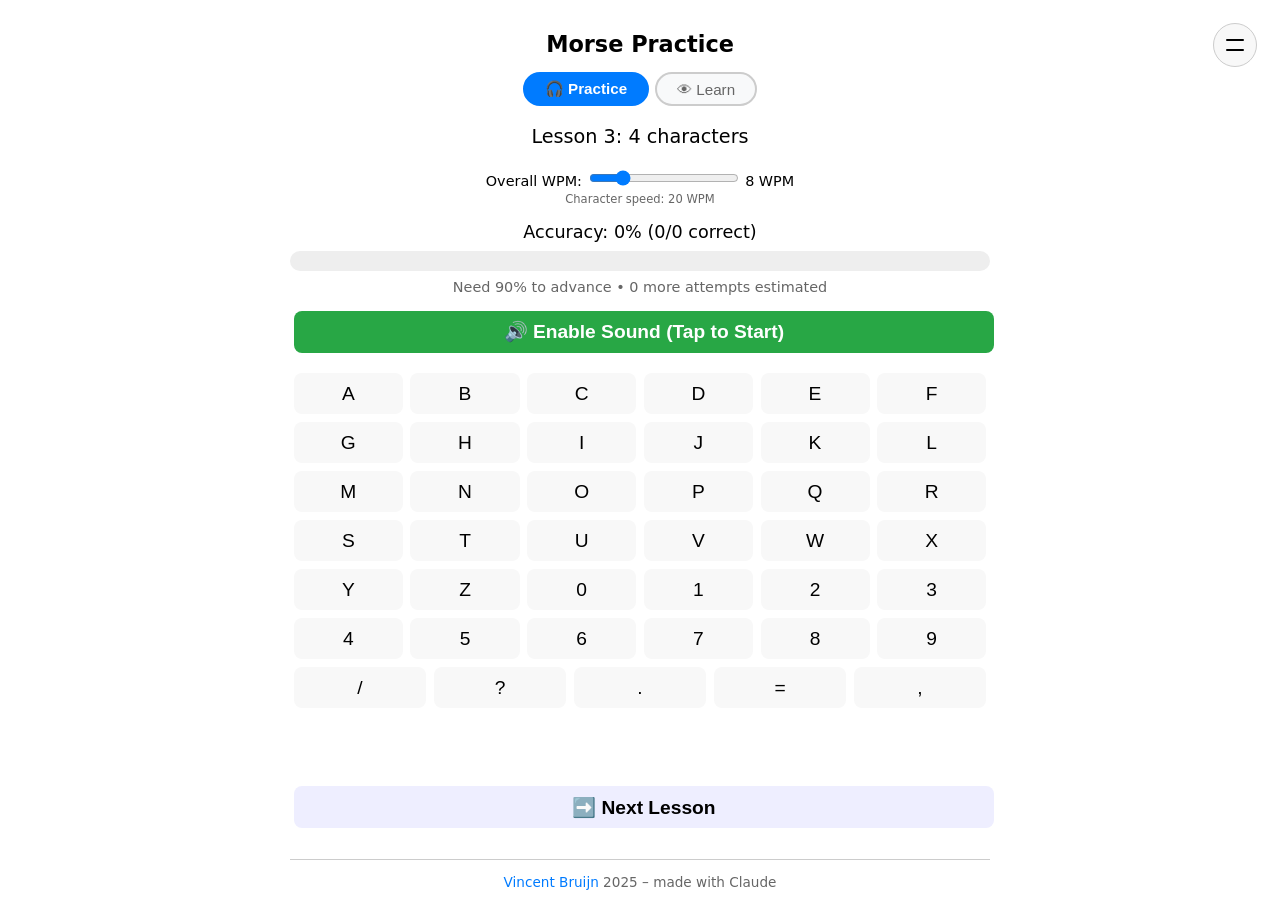
<file: index.html>
<!DOCTYPE html>
<html lang="en">
<head>
  <meta charset="UTF-8">
  <title>Morse Practice</title>
  <meta name="viewport" content="width=device-width, initial-scale=1">
  <link rel="icon" href="data:,">
  <style>
    /* Color Variables - Light Theme (Default) */
    :root {
      --bg-primary: #ffffff;
      --bg-secondary: #f8f9fa;
      --bg-button: #f8f8f8;
      --bg-button-special: #eef;
      --bg-selected: #e7f3ff;
      --text-primary: #000000;
      --text-secondary: #333333;
      --text-muted: #666666;
      --border-color: #ccc;
      --accent-blue: #007bff;
      --accent-blue-dark: #0056b3;
      --accent-purple: #6f42c1;
      --accent-green: #28a745;
      --accent-yellow: #ffc107;
      --accent-red: #dc3545;
      --progress-bar-bg: #eee;
      --history-day-bg: #e9ecef;
      --overlay-bg: rgba(0, 0, 0, 0.5);
      --drawer-bg: #ffffff;
      --drawer-shadow: rgba(0, 0, 0, 0.3);
      --lesson-completed-bg: #d4edda;
      --lesson-completed-text: #155724;
      --lesson-upcoming-bg: #e2e3e5;
      --lesson-upcoming-text: #6c757d;
    }

    /* Dark Theme */
    @media (prefers-color-scheme: dark) {
      :root {
        --bg-primary: #1a1a1a;
        --bg-secondary: #2d2d2d;
        --bg-button: #3a3a3a;
        --bg-button-special: #2a2a40;
        --bg-selected: #1e3a5f;
        --text-primary: #e0e0e0;
        --text-secondary: #d0d0d0;
        --text-muted: #999999;
        --border-color: #555;
        --accent-blue: #4a9eff;
        --accent-blue-dark: #357abd;
        --accent-purple: #9370db;
        --accent-green: #48d597;
        --accent-yellow: #ffd43b;
        --accent-red: #ff6b6b;
        --progress-bar-bg: #333;
        --history-day-bg: #3a3a3a;
        --overlay-bg: rgba(0, 0, 0, 0.7);
        --drawer-bg: #242424;
        --drawer-shadow: rgba(0, 0, 0, 0.6);
        --lesson-completed-bg: #1e4d2b;
        --lesson-completed-text: #7dffb3;
        --lesson-upcoming-bg: #3a3a3a;
        --lesson-upcoming-text: #999999;
      }
    }

    body {
      font-family: system-ui, sans-serif;
      padding: 1em;
      max-width: 700px;
      margin: auto;
      background-color: var(--bg-primary);
      color: var(--text-primary);
    }
    h1 { font-size: 1.4em; text-align: center; }
    #lessonInfo { text-align: center; margin: 1em 0; font-size: 1.2em; }
    button {
      font-size: 1.2em;
      padding: 0.4em 0.5em;
      margin: 0.2em;
      border-radius: 8px;
      border: 2px solid transparent;
      background: var(--bg-button);
      color: var(--text-primary);
      flex: 1 0 14%;
      transition: all 0.2s ease;
    }
    button.selected {
      font-weight: bold;
      border-color: var(--accent-blue) !important;
      background: var(--bg-selected);
    }
    #playBtn, #nextBtn {
      width: 100%;
      margin-top: 0.6em;
      font-weight: bold;
      background: var(--bg-button-special);
    }
    #keyboard {
      display: flex;
      flex-wrap: wrap;
      justify-content: center;
      margin-top: 1em;
    }
    #output {
      margin-top: 1em;
      font-size: 1.3em;
      text-align: center;
      min-height: 2em;
    }

    /* Progress Drawer Styles */
    .progress-section {
      margin-bottom: 1.5em;
      padding: 0.8em;
      background: var(--bg-secondary);
      border-radius: 8px;
      border-left: 4px solid var(--accent-blue);
    }
    .progress-section h3 {
      margin: 0 0 0.8em 0;
      font-size: 1.1em;
      color: var(--text-secondary);
    }
    .char-grid {
      display: flex;
      flex-wrap: wrap;
      gap: 0.3em;
      margin-top: 0.5em;
    }
    .char-item {
      width: 2.2em;
      height: 2.2em;
      display: flex;
      align-items: center;
      justify-content: center;
      border-radius: 4px;
      font-weight: bold;
      font-size: 0.9em;
      color: white;
    }
    .char-mastered { background: var(--accent-green); color: white; }
    .char-learning { background: var(--accent-yellow); color: #000; }
    .char-trouble { background: var(--accent-red); color: white; }
    .char-unlearned { background: #6c757d; color: white; }

    .history-bar {
      display: flex;
      align-items: end;
      gap: 0.2em;
      height: 50px;
      margin: 0.5em 0;
    }
    .history-day {
      flex: 1;
      background: var(--history-day-bg);
      min-height: 5px;
      border-radius: 2px;
    }
    .history-day.active {
      background: linear-gradient(to top, var(--accent-blue) 0%, var(--accent-blue-dark) 100%);
    }

    .lesson-roadmap {
      display: flex;
      flex-wrap: wrap;
      gap: 0.3em;
      margin-top: 0.5em;
    }
    .lesson-item {
      padding: 0.3em 0.6em;
      border-radius: 15px;
      font-size: 0.8em;
      font-weight: bold;
    }
    .lesson-completed { background: var(--lesson-completed-bg); color: var(--lesson-completed-text); }
    .lesson-current { background: var(--accent-blue); color: white; }
    .lesson-upcoming { background: var(--lesson-upcoming-bg); color: var(--lesson-upcoming-text); }

    /* Toggle Switch Styles */
    .toggle-switch {
      position: relative;
      display: inline-block;
      width: 50px;
      height: 26px;
    }
    .toggle-switch input {
      opacity: 0;
      width: 0;
      height: 0;
    }
    .toggle-slider {
      position: absolute;
      cursor: pointer;
      top: 0;
      left: 0;
      right: 0;
      bottom: 0;
      background-color: var(--border-color);
      transition: 0.3s;
      border-radius: 26px;
    }
    .toggle-slider:before {
      position: absolute;
      content: "";
      height: 20px;
      width: 20px;
      left: 3px;
      bottom: 3px;
      background-color: white;
      transition: 0.3s;
      border-radius: 50%;
    }
    input:checked + .toggle-slider {
      background-color: var(--accent-purple);
    }
    input:checked + .toggle-slider:before {
      transform: translateX(24px);
    }

    /* Additional UI Elements */
    #progressToggle {
      background: var(--bg-button);
      border: 1px solid var(--border-color);
      color: var(--text-primary);
      position: relative;
    }

    /* Two horizontal lines icon */
    #progressToggle::before,
    #progressToggle::after {
      content: "";
      position: absolute;
      left: 50%;
      transform: translateX(-50%);
      width: 18px;
      height: 2px;
      background-color: var(--text-primary);
      border-radius: 1px;
    }

    #progressToggle::before {
      top: 15px;
    }

    #progressToggle::after {
      bottom: 15px;
    }

    #progressBar {
      background: var(--progress-bar-bg);
    }

    #progressOverlay {
      background: var(--overlay-bg);
    }

    #progressDrawer {
      background: var(--drawer-bg);
      box-shadow: -2px 0 10px var(--drawer-shadow);
      color: var(--text-primary);
    }

    #closeProgress {
      color: var(--text-primary);
    }

    #enableAudioBtn {
      background: var(--accent-green);
    }

    #resetProgress {
      background: var(--accent-red);
    }

    input[type="range"] {
      accent-color: var(--accent-blue);
    }

    /* Keyboard key states */
    button.key-neutral {
      background-color: var(--bg-button);
      border-color: transparent;
    }
    button.key-good {
      background-color: #d4edda;
      border-color: var(--accent-green);
    }
    button.key-medium {
      background-color: #fff3cd;
      border-color: var(--accent-yellow);
    }
    button.key-poor {
      background-color: #f8d7da;
      border-color: var(--accent-red);
    }

    @media (prefers-color-scheme: dark) {
      button.key-good {
        background-color: #1e4d2b;
        border-color: var(--accent-green);
      }
      button.key-medium {
        background-color: #4d4520;
        border-color: var(--accent-yellow);
      }
      button.key-poor {
        background-color: #4d1e23;
        border-color: var(--accent-red);
      }
    }

    @media (min-width: 768px) {
      #progressDrawer {
        width: 350px;
        max-width: 350px;
      }
    }

    /* Main Layout Styles */
    #progressToggle {
      position: absolute;
      top: 1em;
      right: 1em;
      border-radius: 50%;
      width: 44px;
      height: 44px;
      font-size: 1.2em;
      cursor: pointer;
      z-index: 1001;
      display: flex;
      align-items: center;
      justify-content: center;
    }

    #settings {
      text-align: center;
      margin: 1em 0;
      font-size: 0.9em;
    }

    #wpmSlider {
      width: min(150px, 60vw);
      max-width: 150px;
    }

    .char-speed-label {
      font-size: 0.8em;
      color: var(--text-muted);
      margin-top: 0.3em;
    }

    @media (prefers-color-scheme: dark) {
      .char-speed-label {
        color: var(--text-muted);
      }
    }

    #progress {
      text-align: center;
      margin: 1em 0;
    }

    #sessionStats {
      font-size: 1.1em;
      margin-bottom: 0.5em;
    }

    #progressBar {
      width: 100%;
      border-radius: 10px;
      height: 20px;
      margin: 0.5em 0;
    }

    #progressFill {
      width: 0%;
      background: linear-gradient(90deg, #ff6b6b, #feca57, #48dbfb, #0abde3);
      height: 100%;
      border-radius: 10px;
      transition: width 0.3s;
    }

    #advanceInfo {
      font-size: 0.9em;
      color: var(--text-muted);
    }

    #enableAudioBtn {
      display: none;
      width: 100%;
      color: white;
      font-weight: bold;
      margin-top: 0.6em;
    }

    /* Footer Styles */
    footer {
      margin-top: 2em;
      padding: 1em 0;
      text-align: center;
      font-size: 0.85em;
      color: var(--text-muted);
      border-top: 1px solid var(--border-color);
    }

    footer a {
      color: var(--accent-blue);
      text-decoration: none;
    }

    footer a:hover {
      text-decoration: underline;
    }

    /* Progress Drawer Structure */
    #progressOverlay {
      display: none;
      position: fixed;
      top: 0;
      left: 0;
      width: 100%;
      height: 100%;
      z-index: 1000;
    }

    #progressDrawer {
      position: fixed;
      top: 0;
      right: -100%;
      width: 80%;
      max-width: 350px;
      height: 100%;
      z-index: 1002;
      transition: right 0.3s ease;
      overflow-y: auto;
    }

    .drawer-content {
      padding: 1em;
    }

    .drawer-header {
      display: flex;
      justify-content: space-between;
      align-items: center;
      margin-bottom: 1em;
      border-bottom: 1px solid var(--border-color);
      padding-bottom: 0.5em;
    }

    .drawer-header h2 {
      margin: 0;
      font-size: 1.3em;
    }

    #closeProgress {
      background: none;
      border: none;
      font-size: 1.5em;
      cursor: pointer;
      padding: 0.2em;
    }

    /* Progress Section Elements */
    .session-lesson {
      font-size: 1.1em;
      margin-bottom: 0.5em;
    }

    .session-accuracy {
      margin-bottom: 0.3em;
    }

    .session-estimate {
      font-size: 0.9em;
      color: var(--text-muted);
    }

    .mastery-legend {
      margin-top: 0.8em;
      font-size: 0.8em;
      color: var(--text-muted);
    }

    .history-days-label {
      font-size: 0.8em;
      color: var(--text-muted);
      text-align: center;
    }

    .history-totals {
      margin-top: 0.8em;
    }

    .roadmap-next {
      margin-top: 0.8em;
      font-size: 0.9em;
      color: var(--text-muted);
    }

    .progress-section.keyboard-settings {
      border-left-color: var(--accent-purple);
    }

    .keyboard-toggle-wrapper {
      display: flex;
      justify-content: space-between;
      align-items: center;
      margin-bottom: 0.5em;
    }

    .keyboard-toggle-title {
      font-weight: bold;
      margin-bottom: 0.3em;
    }

    .keyboard-toggle-desc {
      font-size: 0.85em;
      color: var(--text-muted);
    }

    .progress-section.reset-section {
      border-left-color: var(--accent-red);
    }

    .progress-section.about-section {
      border-left-color: var(--text-muted);
    }

    .about-text {
      font-size: 0.85em;
      color: var(--text-muted);
      line-height: 1.5;
    }

    .reset-warning {
      margin-bottom: 0.8em;
      font-size: 0.9em;
      color: var(--text-muted);
    }

    #resetProgress {
      color: white;
      border: none;
      padding: 0.6em 1.2em;
      border-radius: 6px;
      font-weight: bold;
      cursor: pointer;
      width: 100%;
    }

    /* ==========================================================
       Learn View — visual explanations of the code
       ========================================================== */

    /* Practice / Learn switcher */
    #viewNav {
      display: flex;
      gap: 0.4em;
      justify-content: center;
      margin: 0.2em 0 1em;
    }
    .view-tab {
      flex: 0 1 auto;
      font-size: 0.95em;
      padding: 0.4em 1.3em;
      margin: 0;
      border-radius: 20px;
      border: 2px solid var(--border-color);
      background: var(--bg-secondary);
      color: var(--text-muted);
      cursor: pointer;
    }
    .view-tab.active {
      background: var(--accent-blue);
      border-color: var(--accent-blue);
      color: #ffffff;
      font-weight: bold;
    }

    /* Learn panels */
    .learn-intro {
      font-size: 0.9em;
      color: var(--text-muted);
      line-height: 1.55;
      margin: 0 0 1em;
    }
    #learnTabs {
      display: flex;
      flex-wrap: wrap;
      gap: 0.3em;
      margin-bottom: 1.2em;
    }
    .learn-tab {
      flex: 1 1 auto;
      font-size: 0.85em;
      padding: 0.55em 0.4em;
      margin: 0;
      border-radius: 8px;
      border: 2px solid transparent;
      background: var(--bg-secondary);
      color: var(--text-secondary);
      cursor: pointer;
    }
    .learn-tab.active {
      border-color: var(--accent-purple);
      background: var(--bg-button-special);
      color: var(--text-primary);
      font-weight: bold;
    }
    .learn-panel { display: none; }
    .learn-panel.active { display: block; }
    .panel-title {
      font-size: 1.05em;
      margin: 0 0 0.4em;
    }
    .panel-note {
      font-size: 0.85em;
      color: var(--text-muted);
      line-height: 1.55;
      margin: 0 0 1em;
    }
    .legend {
      display: flex;
      flex-wrap: wrap;
      align-items: center;
      gap: 0.9em;
      font-size: 0.78em;
      color: var(--text-muted);
      margin-bottom: 0.7em;
    }
    .legend > span {
      display: inline-flex;
      align-items: center;
      gap: 0.35em;
    }

    /* dit / dah glyphs */
    .sym-row {
      display: inline-flex;
      align-items: center;
      gap: 5px;
      vertical-align: middle;
    }
    .dit, .dah {
      display: inline-block;
      height: 9px;
      border-radius: 5px;
      background: var(--accent-blue);
    }
    .dit { width: 9px; }
    .dah { width: 27px; background: var(--accent-purple); }

    /* (a) Binary tree */
    .tree-scroll {
      overflow-x: auto;
      -webkit-overflow-scrolling: touch;
      border: 1px solid var(--border-color);
      border-radius: 8px;
      background: var(--bg-secondary);
      padding: 0.4em;
    }
    .tree-scroll svg { display: block; }
    .tree-edge { fill: none; }
    .edge-dit {
      stroke: var(--accent-blue);
      stroke-width: 1.5;
      stroke-dasharray: 3 3;
    }
    .edge-dah {
      stroke: var(--accent-purple);
      stroke-width: 3;
    }
    .tree-node { cursor: pointer; }
    .tree-node rect {
      fill: var(--bg-primary);
      stroke: var(--border-color);
      stroke-width: 1.5;
    }
    .tree-node text {
      fill: var(--text-primary);
      font-size: 12px;
      font-weight: bold;
      text-anchor: middle;
      dominant-baseline: central;
      font-family: system-ui, sans-serif;
    }
    .tree-node.in-lesson rect {
      stroke: var(--accent-green);
      stroke-width: 2.5;
    }
    .tree-node.on-path rect {
      fill: var(--bg-selected);
      stroke: var(--accent-blue);
      stroke-width: 2.5;
    }
    .tree-stub circle { fill: var(--border-color); }
    .tree-stub.on-path circle { fill: var(--accent-blue); }
    .tree-root { cursor: default; }
    .tree-root circle { fill: var(--text-muted); }
    .tree-root text {
      font-size: 9px;
      font-weight: normal;
      fill: var(--text-muted);
    }
    .tree-readout {
      display: flex;
      flex-wrap: wrap;
      align-items: center;
      justify-content: center;
      gap: 0.6em;
      min-height: 2em;
      margin-top: 0.7em;
      font-size: 0.95em;
      color: var(--text-secondary);
    }

    /* (b) One-column alphabet */
    .alpha-list {
      display: flex;
      flex-direction: column;
      gap: 2px;
    }
    .alpha-row {
      display: grid;
      grid-template-columns: 1.8em 1fr auto;
      align-items: center;
      gap: 0.7em;
      padding: 0.45em 0.7em;
      border-radius: 6px;
      background: var(--bg-secondary);
      border-left: 4px solid transparent;
      cursor: pointer;
    }
    .alpha-row:hover { background: var(--bg-selected); }
    .alpha-row.in-lesson { border-left-color: var(--accent-green); }
    .alpha-char {
      font-size: 1.25em;
      font-weight: bold;
    }
    .alpha-name {
      font-size: 0.75em;
      color: var(--text-muted);
      margin-left: 0.7em;
    }
    .alpha-code {
      font-family: ui-monospace, Menlo, Consolas, monospace;
      font-size: 0.9em;
      letter-spacing: 1px;
      color: var(--text-muted);
    }
    .alpha-group {
      font-size: 0.78em;
      text-transform: uppercase;
      letter-spacing: 0.08em;
      color: var(--text-muted);
      margin: 1.4em 0 0.45em;
    }
    .alpha-group:first-child { margin-top: 0; }

    /* (c1) Patterns — symmetry, inversion, families */
    .pattern-block { margin-bottom: 1.8em; }
    .pattern-block h4 {
      font-size: 0.95em;
      margin: 0 0 0.3em;
      color: var(--text-secondary);
    }
    .pattern-desc {
      font-size: 0.82em;
      color: var(--text-muted);
      line-height: 1.5;
      margin: 0 0 0.7em;
    }
    .pair-grid {
      display: flex;
      flex-wrap: wrap;
      gap: 0.45em;
    }
    .pair {
      display: flex;
      align-items: center;
      gap: 0.5em;
      padding: 0.45em 0.7em;
      border-radius: 8px;
      background: var(--bg-secondary);
    }
    .pair-half {
      display: flex;
      flex-direction: column;
      align-items: center;
      gap: 4px;
      min-width: 2.6em;
      cursor: pointer;
    }
    .pair-char {
      font-size: 1.05em;
      font-weight: bold;
    }
    .pair-link {
      color: var(--text-muted);
      font-size: 0.85em;
    }
    .solo-grid {
      display: flex;
      flex-wrap: wrap;
      gap: 0.45em;
    }
    .solo {
      display: flex;
      flex-direction: column;
      align-items: center;
      gap: 4px;
      padding: 0.45em 0.6em;
      border-radius: 8px;
      background: var(--bg-secondary);
      cursor: pointer;
    }
    .chain {
      display: flex;
      flex-wrap: wrap;
      align-items: center;
      gap: 0.5em;
      padding: 0.6em 0.7em;
      border-radius: 8px;
      background: var(--bg-secondary);
      margin-bottom: 0.5em;
    }
    .chain-step {
      display: flex;
      flex-direction: column;
      align-items: center;
      gap: 4px;
      cursor: pointer;
    }
    .chain-step.ghost {
      opacity: 0.4;
      cursor: default;
    }
    .chain-link {
      color: var(--text-muted);
      font-size: 0.85em;
    }
    .num-row {
      display: grid;
      grid-template-columns: 1.8em 1fr auto;
      align-items: center;
      gap: 0.7em;
      padding: 0.4em 0.7em;
      border-radius: 6px;
      background: var(--bg-secondary);
      cursor: pointer;
      margin-bottom: 2px;
    }
    .num-row:hover { background: var(--bg-selected); }
    .num-note {
      font-size: 0.78em;
      color: var(--text-muted);
    }

    /* (c2) Rhythm — proportional timing */
    .rhythm-controls {
      display: flex;
      flex-wrap: wrap;
      gap: 0.4em;
      margin-bottom: 0.8em;
    }
    .mini-btn {
      flex: 0 0 auto;
      font-size: 0.8em;
      padding: 0.35em 0.9em;
      margin: 0;
      border-radius: 14px;
      border: 1px solid var(--border-color);
      background: var(--bg-secondary);
      color: var(--text-secondary);
      cursor: pointer;
    }
    .mini-btn.active {
      background: var(--accent-blue);
      border-color: var(--accent-blue);
      color: #ffffff;
    }
    .rhythm-list {
      display: flex;
      flex-direction: column;
      gap: 3px;
    }
    .rhythm-row {
      display: grid;
      grid-template-columns: 1.6em 1fr 3.4em;
      align-items: center;
      gap: 0.6em;
      padding: 0.35em 0.6em;
      border-radius: 6px;
      background: var(--bg-secondary);
      border-left: 4px solid transparent;
      cursor: pointer;
    }
    .rhythm-row:hover { background: var(--bg-selected); }
    .rhythm-row.in-lesson { border-left-color: var(--accent-green); }
    .rhythm-char { font-weight: bold; }
    .rhythm-track {
      display: flex;
      align-items: center;
      min-width: 0;
    }
    .rhythm-on {
      height: 12px;
      border-radius: 2px;
      background: var(--accent-blue);
    }
    .rhythm-on.long { background: var(--accent-purple); }
    .rhythm-off { height: 12px; }
    .rhythm-units {
      font-size: 0.72em;
      color: var(--text-muted);
      text-align: right;
    }
  </style>
</head>
<body>
  <h1>Morse Practice</h1>
  <button id="progressToggle"></button>

  <nav id="viewNav">
    <button type="button" id="navPractice" class="view-tab active">🎧 Practice</button>
    <button type="button" id="navLearn" class="view-tab">👁 Learn</button>
  </nav>

  <div id="practiceView">
  <div id="lessonInfo">
    Lesson <span id="lessonNum"></span>: <span id="chars"></span>
  </div>

  <div id="settings">
    <div>Overall WPM: <input type="range" id="wpmSlider" min="5" max="20" step="1">
    <span id="wpmValue"></span> WPM</div>
    <div class="char-speed-label">Character speed: 20 WPM</div>
  </div>

  <div id="progress">
    <div id="sessionStats">
      Accuracy: <span id="accuracy">0</span>% (<span id="correctCount">0</span>/<span id="totalCount">0</span> correct)
    </div>
    <div id="progressBar">
      <div id="progressFill"></div>
    </div>
    <div id="advanceInfo">
      Need 90% to advance • <span id="estimatedAttempts">0</span> more attempts estimated
    </div>
  </div>

  <button id="enableAudioBtn">🔊 Enable Sound (Tap to Start)</button>
  <button id="playBtn">🔊 Play Character</button>
  <div id="keyboard"></div>
  <div id="output"></div>
  <button id="nextBtn">➡️ Next Lesson</button>
  </div><!-- /practiceView -->

  <div id="learnView" hidden>
    <p class="learn-intro">
      Practice trains your ear. These four views train your eye: the same 41 characters
      seen as a <strong>branching tree</strong>, a <strong>plain list</strong>, a set of
      <strong>patterns</strong>, and as <strong>rhythm in time</strong>. Tap any character
      anywhere on this page to hear it. Characters outlined in green are in your current lesson.
    </p>

    <div id="learnTabs">
      <button type="button" class="learn-tab active" data-panel="panelTree">🌳 Tree</button>
      <button type="button" class="learn-tab" data-panel="panelAlphabet">📋 A–Z</button>
      <button type="button" class="learn-tab" data-panel="panelPatterns">🔀 Patterns</button>
      <button type="button" class="learn-tab" data-panel="panelRhythm">🎵 Rhythm</button>
    </div>

    <section id="panelTree" class="learn-panel active">
      <h3 class="panel-title">The dichotomic tree</h3>
      <p class="panel-note">
        Every character is a path from the root. A <em>dit</em> takes the upper branch, a
        <em>dah</em> takes the lower one. This is how the code is decoded in real time:
        you never wait for the whole symbol, you just keep stepping down. Short paths are
        common letters — that was Morse's design intent.
      </p>
      <div class="legend">
        <span><span class="dit"></span> dit · upper branch</span>
        <span><span class="dah"></span> dah – lower branch</span>
        <span>● junction with no character of its own</span>
      </div>
      <div class="tree-scroll" id="treeScroll"></div>
      <div class="tree-readout" id="treeReadout">Tap a character in the tree to hear it and light up its path.</div>
    </section>

    <section id="panelAlphabet" class="learn-panel">
      <h3 class="panel-title">One column, top to bottom</h3>
      <p class="panel-note">
        No structure, no cleverness: just the full table in reading order, with each code
        drawn to scale. Useful as a reference you can scan, and for spotting how much
        longer the numbers and punctuation are than the letters.
      </p>
      <div class="legend">
        <span><span class="dit"></span> dit (1 unit)</span>
        <span><span class="dah"></span> dah (3 units)</span>
      </div>
      <div id="alphabetList"></div>
    </section>

    <section id="panelPatterns" class="learn-panel">
      <h3 class="panel-title">Patterns, not 41 separate facts</h3>
      <p class="panel-note">
        Morse is full of internal symmetry. Once you see the mirrors, the flips and the
        families, the table stops being a list to memorize and becomes a handful of rules
        with a few exceptions.
      </p>
      <div id="patternsContent"></div>
    </section>

    <section id="panelRhythm" class="learn-panel">
      <h3 class="panel-title">Shapes in time</h3>
      <p class="panel-note">
        Drawn to real duration: a dit is 1 unit, a dah is 3, and the gap between elements
        is 1. This is literally the shape your ear receives, so each character becomes a
        silhouette rather than a spelling. Sort by length to see letters that share a rhythm.
      </p>
      <div class="rhythm-controls">
        <button type="button" class="mini-btn active" data-sort="alpha">Table order</button>
        <button type="button" class="mini-btn" data-sort="length">Shortest first</button>
        <button type="button" class="mini-btn" data-sort="lesson">My lesson first</button>
      </div>
      <div id="rhythmList" class="rhythm-list"></div>
    </section>
  </div>

  <footer>
    <a href="https://www.vincentbruijn.nl" target="_blank" rel="noopener noreferrer">Vincent Bruijn</a> 2025 – made with Claude
  </footer>

  <!-- Progress Drawer -->
  <div id="progressOverlay"></div>
  <div id="progressDrawer">
    <div class="drawer-content">
      <div class="drawer-header">
        <h2>Progress Insights</h2>
        <button id="closeProgress">×</button>
      </div>

      <div id="progressContent">
        <!-- Session Overview -->
        <div class="progress-section">
          <h3>Current Session</h3>
          <div class="session-lesson">
            <strong>Lesson <span id="drawerLessonNum">1</span></strong>
          </div>
          <div class="session-accuracy">
            Accuracy: <strong><span id="drawerAccuracy">0</span>%</strong> (<span id="drawerCorrect">0</span>/<span id="drawerTotal">0</span>)
          </div>
          <div class="session-estimate">
            <span id="drawerEstimate">0</span> attempts to advance
          </div>
        </div>

        <!-- Character Mastery -->
        <div class="progress-section">
          <h3>Character Mastery</h3>
          <div id="characterMastery">
            <!-- Character grid will be populated by JavaScript -->
          </div>
          <div class="mastery-legend">
            🟢 Mastered ≥85% • 🟡 Learning ≥60% • 🔴 Needs Practice &lt;60% • ⚫ Not Started
          </div>
        </div>

        <!-- Learning History -->
        <div class="progress-section">
          <h3>7-Day Practice History</h3>
          <div id="practiceHistory">
            <div class="history-bar" id="historyChart">
              <!-- History bars will be populated by JavaScript -->
            </div>
            <div class="history-days-label">
              Last 7 days
            </div>
          </div>
          <div class="history-totals">
            <div>Total Characters Mastered: <strong><span id="totalMastered">0</span></strong></div>
            <div>Lessons Completed: <strong><span id="lessonsCompleted">0</span></strong></div>
          </div>
        </div>

        <!-- Lesson Roadmap -->
        <div class="progress-section">
          <h3>Koch Method Progress</h3>
          <div id="lessonRoadmap">
            <!-- Lesson items will be populated by JavaScript -->
          </div>
          <div class="roadmap-next">
            Next characters to learn: <strong><span id="nextChars">-</span></strong>
          </div>
        </div>

        <!-- Keyboard Settings -->
        <div class="progress-section keyboard-settings">
          <h3>Keyboard Settings</h3>
          <div class="keyboard-toggle-wrapper">
            <div>
              <div class="keyboard-toggle-title">Randomize Order</div>
              <div class="keyboard-toggle-desc">Prevents memorizing by position</div>
            </div>
            <label class="toggle-switch">
              <input type="checkbox" id="keyboardRandomToggle">
              <span class="toggle-slider"></span>
            </label>
          </div>
        </div>

        <!-- Reset Progress -->
        <div class="progress-section reset-section">
          <h3>Reset Progress</h3>
          <div class="reset-warning">
            This will clear all your progress data, statistics, and reset you back to lesson 1.
          </div>
          <button id="resetProgress">
            🗑️ Reset All Progress
          </button>
        </div>

        <!-- About -->
        <div class="progress-section about-section">
          <h3>About</h3>
          <div class="about-text">
            This app uses the Koch method to teach Morse code progressively, starting with two characters and adding more as you improve. Your progress is automatically saved in your browser. Created by Vincent Bruijn with Claude. <strong>iOS users:</strong> Enable your ringer switch to hear sounds.
          </div>
        </div>
      </div>
    </div>
  </div>

<script>
const lessons = [
  ["K","M"], ["K","M","R"], ["K","M","R","S"], ["K","M","R","S","U"],
  ["K","M","R","S","U","A"], ["K","M","R","S","U","A","P"],
  ["K","M","R","S","U","A","P","T"], ["K","M","R","S","U","A","P","T","L"],
  ["K","M","R","S","U","A","P","T","L","O"],
  ["K","M","R","S","U","A","P","T","L","O","W"],
  ["K","M","R","S","U","A","P","T","L","O","W","I"],
  ["K","M","R","S","U","A","P","T","L","O","W","I","N"],
  ["K","M","R","S","U","A","P","T","L","O","W","I","N","J"],
  ["K","M","R","S","U","A","P","T","L","O","W","I","N","J","E"],
  ["K","M","R","S","U","A","P","T","L","O","W","I","N","J","E","F"],
  ["K","M","R","S","U","A","P","T","L","O","W","I","N","J","E","F","0"],
  ["K","M","R","S","U","A","P","T","L","O","W","I","N","J","E","F","0","Y"],
  ["K","M","R","S","U","A","P","T","L","O","W","I","N","J","E","F","0","Y","V"],
  ["K","M","R","S","U","A","P","T","L","O","W","I","N","J","E","F","0","Y","V","G"],
  ["K","M","R","S","U","A","P","T","L","O","W","I","N","J","E","F","0","Y","V","G","5"],
  ["K","M","R","S","U","A","P","T","L","O","W","I","N","J","E","F","0","Y","V","G","5","/"],
  ["K","M","R","S","U","A","P","T","L","O","W","I","N","J","E","F","0","Y","V","G","5","/","Q"],
  ["K","M","R","S","U","A","P","T","L","O","W","I","N","J","E","F","0","Y","V","G","5","/","Q","9"],
  ["K","M","R","S","U","A","P","T","L","O","W","I","N","J","E","F","0","Y","V","G","5","/","Q","9","Z"],
  ["K","M","R","S","U","A","P","T","L","O","W","I","N","J","E","F","0","Y","V","G","5","/","Q","9","Z","H"],
  ["K","M","R","S","U","A","P","T","L","O","W","I","N","J","E","F","0","Y","V","G","5","/","Q","9","Z","H","3"],
  ["K","M","R","S","U","A","P","T","L","O","W","I","N","J","E","F","0","Y","V","G","5","/","Q","9","Z","H","3","8"],
  ["K","M","R","S","U","A","P","T","L","O","W","I","N","J","E","F","0","Y","V","G","5","/","Q","9","Z","H","3","8","B"],
  ["K","M","R","S","U","A","P","T","L","O","W","I","N","J","E","F","0","Y","V","G","5","/","Q","9","Z","H","3","8","B","?"],
  ["K","M","R","S","U","A","P","T","L","O","W","I","N","J","E","F","0","Y","V","G","5","/","Q","9","Z","H","3","8","B","?","4"],
  ["K","M","R","S","U","A","P","T","L","O","W","I","N","J","E","F","0","Y","V","G","5","/","Q","9","Z","H","3","8","B","?","4","2"],
  ["K","M","R","S","U","A","P","T","L","O","W","I","N","J","E","F","0","Y","V","G","5","/","Q","9","Z","H","3","8","B","?","4","2","7"],
  ["K","M","R","S","U","A","P","T","L","O","W","I","N","J","E","F","0","Y","V","G","5","/","Q","9","Z","H","3","8","B","?","4","2","7","C"],
  ["K","M","R","S","U","A","P","T","L","O","W","I","N","J","E","F","0","Y","V","G","5","/","Q","9","Z","H","3","8","B","?","4","2","7","C","1"],
  ["K","M","R","S","U","A","P","T","L","O","W","I","N","J","E","F","0","Y","V","G","5","/","Q","9","Z","H","3","8","B","?","4","2","7","C","1","D"],
  ["K","M","R","S","U","A","P","T","L","O","W","I","N","J","E","F","0","Y","V","G","5","/","Q","9","Z","H","3","8","B","?","4","2","7","C","1","D","6"],
  ["K","M","R","S","U","A","P","T","L","O","W","I","N","J","E","F","0","Y","V","G","5","/","Q","9","Z","H","3","8","B","?","4","2","7","C","1","D","6","X"],
  ["K","M","R","S","U","A","P","T","L","O","W","I","N","J","E","F","0","Y","V","G","5","/","Q","9","Z","H","3","8","B","?","4","2","7","C","1","D","6","X","="],
  ["K","M","R","S","U","A","P","T","L","O","W","I","N","J","E","F","0","Y","V","G","5","/","Q","9","Z","H","3","8","B","?","4","2","7","C","1","D","6","X","=","."],
  ["K","M","R","S","U","A","P","T","L","O","W","I","N","J","E","F","0","Y","V","G","5","/","Q","9","Z","H","3","8","B","?","4","2","7","C","1","D","6","X","=",".",","]
];

let lesson = parseInt(localStorage.getItem("lesson") || "2"); // Start at lesson 3 (K,M,R,S)
let correct = 0, total = 0;
const characterWPM = 20;
let overallWPM = parseInt(localStorage.getItem("overallWPM") || "8");
const dot = 1.2 / characterWPM;
const charSpacing = 3 * dot; // Standard 3-dot spacing between characters
const wordSpacing = 7 * dot; // Standard 7-dot spacing between words
let farnsworthCharSpacing = (60 / (overallWPM * 5)) - (60 / (characterWPM * 5)); // Extra spacing for Farnsworth

// Character accuracy tracking
let charStats = JSON.parse(localStorage.getItem("charStats") || "{}");

// Session history tracking
let sessionHistory = JSON.parse(localStorage.getItem("sessionHistory") || "[]");

function updateCharStats(char, wasCorrect) {
  if (!charStats[char]) {
    charStats[char] = { correct: 0, total: 0 };
  }
  charStats[char].total++;
  if (wasCorrect) charStats[char].correct++;
  localStorage.setItem("charStats", JSON.stringify(charStats));
}

function getCharAccuracy(char) {
  const stats = charStats[char];
  return stats ? (stats.total > 0 ? Math.round((stats.correct / stats.total) * 100) : 0) : 0;
}

function saveSessionData() {
  const sessionData = {
    date: new Date().toISOString().split('T')[0],
    lesson: lesson + 1,
    accuracy: total > 0 ? Math.round((correct / total) * 100) : 0,
    correct: correct,
    total: total,
    overallWPM: overallWPM,
    timestamp: Date.now()
  };

  // Add to session history (keep last 30 sessions)
  sessionHistory.push(sessionData);
  if (sessionHistory.length > 30) {
    sessionHistory = sessionHistory.slice(-30);
  }
  localStorage.setItem("sessionHistory", JSON.stringify(sessionHistory));
}

const morseMap = {
  A: ".-", B: "-...", C: "-.-.", D: "-..", E: ".", F: "..-.",
  G: "--.", H: "....", I: "..", J: ".---", K: "-.-", L: ".-..",
  M: "--", N: "-.", O: "---", P: ".--.", Q: "--.-", R: ".-.",
  S: "...", T: "-", U: "..-", V: "...-", W: ".--", X: "-..-",
  Y: "-.--", Z: "--..",
  "0": "-----","1": ".----","2": "..---","3": "...--","4": "....-",
  "5": ".....","6": "-....","7": "--...","8": "---..","9": "----.",
  "/": "-..-.","?": "..--..","=": "-...-",".": ".-.-.-",",": "--..--"
};

// Global AudioContext (created on first user interaction for iOS compatibility)
let audioContext = null;
let audioEnabled = false;

function initAudioContext() {
  if (!audioContext) {
    audioContext = new (window.AudioContext || window.webkitAudioContext)();
  }
  // Always call resume() to ensure context is running (required for iOS Safari)
  // iOS Safari creates AudioContext in 'suspended' state by default
  if (audioContext.state !== 'running') {
    return audioContext.resume();
  }
  return Promise.resolve();
}

// Test audio by playing a very short silent tone to "unlock" iOS audio
function enableAudio() {
  return initAudioContext().then(() => {
    // Play a very short, almost silent test tone to unlock audio on iOS
    const osc = audioContext.createOscillator();
    const gain = audioContext.createGain();
    osc.connect(gain);
    gain.connect(audioContext.destination);
    gain.gain.value = 0.01; // Very quiet
    osc.frequency.value = 600;
    osc.start();
    osc.stop(audioContext.currentTime + 0.05); // 50ms
    audioEnabled = true;
  });
}

function playMorse(char) {
  const code = morseMap[char];
  if (!code) return;

  // Ensure audio is initialized
  if (!audioEnabled) {
    initAudioContext().then(() => {
      playMorseInternal(char, code);
    });
  } else {
    playMorseInternal(char, code);
  }
}

function playMorseInternal(char, code) {
  const osc = audioContext.createOscillator();
  const gain = audioContext.createGain();
  osc.connect(gain); gain.connect(audioContext.destination);
  osc.frequency.value = 600; osc.start();
  let t = 0;

  // Play character at full speed
  for (let i = 0; i < code.length; i++) {
    const s = code[i];
    gain.gain.setValueAtTime(1, audioContext.currentTime + t);
    t += (s === "." ? dot : 3 * dot);
    gain.gain.setValueAtTime(0, audioContext.currentTime + t);
    if (i < code.length - 1) t += dot; // Inter-element spacing
  }

  // Add Farnsworth spacing after character (if overall WPM < character WPM)
  if (overallWPM < characterWPM) {
    t += Math.max(0, farnsworthCharSpacing);
  } else {
    t += charSpacing; // Standard spacing
  }

  osc.stop(audioContext.currentTime + t);
}

function updateLesson() {
  document.getElementById("lessonNum").textContent = lesson+1;
  // Hide the character list - students must learn by sound only
  document.getElementById("chars").textContent = `${lessons[lesson].length} characters`;
  updateProgressDisplay();
}

function updateProgressDisplay() {
  const accuracy = total > 0 ? Math.round((correct / total) * 100) : 0;
  const progressPercent = Math.min(100, (accuracy / 90) * 100);

  document.getElementById("accuracy").textContent = accuracy;
  document.getElementById("correctCount").textContent = correct;
  document.getElementById("totalCount").textContent = total;
  document.getElementById("progressFill").style.width = progressPercent + "%";

  // Estimate attempts needed to reach 90%
  let estimatedAttempts = 0;
  if (accuracy < 90 && total > 0) {
    const targetCorrect = Math.ceil(0.9 * (total + estimatedAttempts));
    estimatedAttempts = Math.max(0, targetCorrect - correct);
    if (estimatedAttempts === 0) estimatedAttempts = Math.ceil((9 * total - 10 * correct) / 1);
  }

  document.getElementById("estimatedAttempts").textContent = estimatedAttempts;

  // Update color based on accuracy
  const progressFill = document.getElementById("progressFill");
  if (accuracy >= 90) {
    progressFill.style.background = "#0abde3";
  } else if (accuracy >= 70) {
    progressFill.style.background = "#feca57";
  } else {
    progressFill.style.background = "#ff6b6b";
  }
}

function updateWPMDisplay() {
  document.getElementById("wpmSlider").value = overallWPM;
  document.getElementById("wpmValue").textContent = overallWPM;
}

updateLesson();
updateWPMDisplay();
updateCharacterKeyboard();

// Check if we need to show the "Enable Audio" button (iOS/Safari detection)
const enableAudioBtn = document.getElementById("enableAudioBtn");
const playBtn = document.getElementById("playBtn");

// Show enable button on first load if audio not yet enabled
if (!audioEnabled) {
  enableAudioBtn.style.display = "block";
  playBtn.style.display = "none";
}

// Enable Audio button handler
enableAudioBtn.onclick = () => {
  enableAudio().then(() => {
    enableAudioBtn.style.display = "none";
    playBtn.style.display = "block";
    // Optionally play a test character
    const testChar = lessons[lesson][0];
    currentChar = testChar;
    playMorse(testChar);
  }).catch(err => {
    console.error("Failed to enable audio:", err);
    alert("Failed to enable audio. Please check your device settings.");
  });
};

// WPM slider event handler
document.getElementById("wpmSlider").oninput = (e) => {
  overallWPM = parseInt(e.target.value);
  farnsworthCharSpacing = (60 / (overallWPM * 5)) - (60 / (characterWPM * 5));
  localStorage.setItem("overallWPM", overallWPM);
  updateWPMDisplay();
};

let currentChar = null;
document.getElementById("playBtn").onclick = () => {
  const currentLessonChars = lessons[lesson];
  const previousChars = lesson > 0 ? lessons[lesson - 1] : [];

  // Mix 70% current lesson chars + 30% previous chars for review
  const mixedChars = [...currentLessonChars];
  if (previousChars.length > 0) {
    const reviewCount = Math.max(1, Math.floor(currentLessonChars.length * 0.3));
    for (let i = 0; i < reviewCount; i++) {
      const reviewChar = previousChars[Math.floor(Math.random() * previousChars.length)];
      if (!mixedChars.includes(reviewChar)) {
        mixedChars.push(reviewChar);
      }
    }
  }

  currentChar = mixedChars[Math.floor(Math.random() * mixedChars.length)];
  document.getElementById("output").textContent = ""; // Clear previous feedback
  clearSelectedButton(); // Clear previously selected button
  playMorse(currentChar);
};

// Keyboard order management
const DEFAULT_KEYBOARD_ORDER = "ABCDEFGHIJKLMNOPQRSTUVWXYZ0123456789/?.=,";

function shuffleArray(array) {
  const shuffled = [...array];
  for (let i = shuffled.length - 1; i > 0; i--) {
    const j = Math.floor(Math.random() * (i + 1));
    [shuffled[i], shuffled[j]] = [shuffled[j], shuffled[i]];
  }
  return shuffled;
}

function buildKeyboard(order) {
  const kb = document.getElementById("keyboard");
  kb.innerHTML = ""; // Clear existing buttons

  for (let c of order) {
    const b = document.createElement("button");
    b.textContent = c;
    b.id = `key-${c}`;
    b.onclick = () => checkGuess(c);
    kb.appendChild(b);
  }

  // Reapply color coding after rebuild
  updateCharacterKeyboard();
}

// Initial keyboard build - restore from localStorage if available
function initializeKeyboard() {
  const isRandom = localStorage.getItem("isKeyboardRandom") === "true";
  const savedOrder = localStorage.getItem("keyboardRandomOrder");

  if (isRandom && savedOrder) {
    buildKeyboard(savedOrder);
    document.getElementById("keyboardRandomToggle").checked = true;
  } else {
    buildKeyboard(DEFAULT_KEYBOARD_ORDER);
    document.getElementById("keyboardRandomToggle").checked = false;
  }
}

initializeKeyboard();

function updateCharacterKeyboard() {
  // Color-code keys based on individual character accuracy
  const currentChars = lessons[lesson];
  for (let c of "ABCDEFGHIJKLMNOPQRSTUVWXYZ0123456789/?.=,") {
    const key = document.getElementById(`key-${c}`);
    if (!key) continue; // Skip if key doesn't exist

    // Remove all key state classes
    key.classList.remove('key-neutral', 'key-good', 'key-medium', 'key-poor');

    if (currentChars.includes(c)) {
      const accuracy = getCharAccuracy(c);
      const stats = charStats[c];

      if (!stats || stats.total < 3) {
        // Not enough data - neutral
        key.classList.add('key-neutral');
      } else if (accuracy >= 85) {
        // Good accuracy - green
        key.classList.add('key-good');
      } else if (accuracy >= 60) {
        // Medium accuracy - yellow
        key.classList.add('key-medium');
      } else {
        // Poor accuracy - red (needs practice)
        key.classList.add('key-poor');
      }

      // Add accuracy info to title
      if (stats && stats.total > 0) {
        key.title = `${c}: ${accuracy}% (${stats.correct}/${stats.total})`;
      }
    } else {
      // Reset style for characters not in current lesson
      key.classList.add('key-neutral');
      key.title = "";
    }
  }
}

function clearSelectedButton() {
  // Remove selected class from all keyboard buttons
  const allButtons = document.querySelectorAll("#keyboard button");
  allButtons.forEach(btn => btn.classList.remove("selected"));
}

function checkGuess(g) {
  if (!currentChar) return;

  // Highlight the selected button
  clearSelectedButton();
  const selectedButton = document.getElementById(`key-${g}`);
  if (selectedButton) {
    selectedButton.classList.add("selected");
  }

  total++;
  const wasCorrect = g === currentChar;

  if (wasCorrect) {
    correct++;
    const correctMorse = morseMap[currentChar] || "";
    document.getElementById("output").textContent = `✅ Correct: ${correctMorse}`;
  } else {
    const guessMorse = morseMap[g] || "";
    const correctMorse = morseMap[currentChar] || "";
    document.getElementById("output").textContent = `❌ Wrong: ${guessMorse} is ${g}, but it was ${currentChar} ${correctMorse}`;
  }

  updateCharStats(currentChar, wasCorrect);
  updateProgressDisplay();
  updateCharacterKeyboard();
  autoSaveCheck();
  currentChar = null; // reset until next play
}

document.getElementById("nextBtn").onclick = () => {
  const accuracy = total > 0 ? Math.round((correct / total) * 100) : 0;
  if (accuracy >= 90 && lesson < lessons.length-1) {
    // Save session data before advancing
    saveSessionData();

    lesson++;
    localStorage.setItem("lesson", lesson);
    correct = 0; total = 0;
    updateLesson();
    updateCharacterKeyboard();
    document.getElementById("output").textContent = "Advanced to next lesson!";
  } else {
    document.getElementById("output").textContent = "Need ≥90% accuracy to advance.";
  }
};

// Auto-save session data periodically (every 10 correct answers)
let lastSaveCount = 0;
function autoSaveCheck() {
  if (correct > 0 && correct % 10 === 0 && correct !== lastSaveCount) {
    saveSessionData();
    lastSaveCount = correct;
  }
}

// Progress Drawer Functionality
function toggleProgressDrawer() {
  const drawer = document.getElementById("progressDrawer");
  const overlay = document.getElementById("progressOverlay");

  if (drawer.style.right === "0px") {
    // Close drawer
    drawer.style.right = "-100%";
    overlay.style.display = "none";
  } else {
    // Open drawer and update content
    updateProgressContent();
    drawer.style.right = "0px";
    overlay.style.display = "block";
  }
}

function updateProgressContent() {
  // Update session overview
  document.getElementById("drawerLessonNum").textContent = lesson + 1;
  document.getElementById("drawerAccuracy").textContent = total > 0 ? Math.round((correct / total) * 100) : 0;
  document.getElementById("drawerCorrect").textContent = correct;
  document.getElementById("drawerTotal").textContent = total;

  const accuracy = total > 0 ? Math.round((correct / total) * 100) : 0;
  let estimatedAttempts = 0;
  if (accuracy < 90 && total > 0) {
    const targetCorrect = Math.ceil(0.9 * (total + estimatedAttempts));
    estimatedAttempts = Math.max(0, targetCorrect - correct);
    if (estimatedAttempts === 0) estimatedAttempts = Math.ceil((9 * total - 10 * correct) / 1);
  }
  document.getElementById("drawerEstimate").textContent = estimatedAttempts;

  // Update character mastery
  updateCharacterMasteryDisplay();

  // Update practice history
  updatePracticeHistoryDisplay();

  // Update lesson roadmap
  updateLessonRoadmapDisplay();
}

function updateCharacterMasteryDisplay() {
  const container = document.getElementById("characterMastery");
  const currentChars = lessons[lesson];
  const allChars = "KMRSUAPTLOWINJEF0YVG5/Q9ZH38B?427C1D6X=.,";

  let html = '<div class="char-grid">';

  for (let char of allChars) {
    const stats = charStats[char];
    const accuracy = stats ? (stats.total > 0 ? Math.round((stats.correct / stats.total) * 100) : 0) : 0;

    let className = "char-unlearned";
    if (currentChars.includes(char) || (lesson > 0 && lessons[lesson-1] && lessons[lesson-1].includes(char))) {
      if (!stats || stats.total < 3) {
        className = "char-unlearned";
      } else if (accuracy >= 85) {
        className = "char-mastered";
      } else if (accuracy >= 60) {
        className = "char-learning";
      } else {
        className = "char-trouble";
      }
    }

    const title = stats && stats.total > 0 ? `${char}: ${accuracy}% (${stats.correct}/${stats.total})` : `${char}: Not practiced`;
    html += `<div class="char-item ${className}" title="${title}">${char}</div>`;
  }

  html += '</div>';
  container.innerHTML = html;

  // Update mastery count
  const masteredCount = Object.keys(charStats).filter(char => {
    const stats = charStats[char];
    return stats && stats.total >= 3 && (stats.correct / stats.total) >= 0.85;
  }).length;
  document.getElementById("totalMastered").textContent = masteredCount;
  document.getElementById("lessonsCompleted").textContent = lesson;
}

function updatePracticeHistoryDisplay() {
  const historyChart = document.getElementById("historyChart");
  const today = new Date();
  let html = '';

  for (let i = 6; i >= 0; i--) {
    const date = new Date(today);
    date.setDate(date.getDate() - i);
    const dateStr = date.toISOString().split('T')[0];

    const dayData = sessionHistory.filter(session => session.date === dateStr);
    const totalAccuracy = dayData.length > 0 ?
      dayData.reduce((sum, session) => sum + session.accuracy, 0) / dayData.length : 0;

    const height = Math.max(5, (totalAccuracy / 100) * 45);
    const className = dayData.length > 0 ? "history-day active" : "history-day";

    html += `<div class="${className}" style="height: ${height}px;" title="${dateStr}: ${Math.round(totalAccuracy)}% avg accuracy"></div>`;
  }

  historyChart.innerHTML = html;
}

function updateLessonRoadmapDisplay() {
  const roadmapContainer = document.getElementById("lessonRoadmap");
  let html = '<div class="lesson-roadmap">';

  // Show lessons around current lesson
  const startLesson = Math.max(0, lesson - 2);
  const endLesson = Math.min(lessons.length - 1, lesson + 5);

  for (let i = startLesson; i <= endLesson; i++) {
    let className = "lesson-upcoming";
    if (i < lesson) className = "lesson-completed";
    else if (i === lesson) className = "lesson-current";

    html += `<div class="lesson-item ${className}">L${i + 1}</div>`;
  }

  html += '</div>';
  roadmapContainer.innerHTML = html;

  // Update next characters
  if (lesson < lessons.length - 1) {
    const nextLessonChars = lessons[lesson + 1];
    const currentChars = lessons[lesson];
    const newChars = nextLessonChars.filter(char => !currentChars.includes(char));
    document.getElementById("nextChars").textContent = newChars.join(", ") || "None";
  } else {
    document.getElementById("nextChars").textContent = "Course Complete!";
  }
}

// Reset progress functionality
function resetProgress() {
  if (confirm("Are you sure you want to reset all progress? This action cannot be undone.\n\nThis will:\n• Reset to lesson 1\n• Clear all character statistics\n• Remove session history\n• Reset WPM to default\n• Reset keyboard to alphabetical order")) {
    // Clear localStorage
    localStorage.removeItem("lesson");
    localStorage.removeItem("charStats");
    localStorage.removeItem("sessionHistory");
    localStorage.removeItem("overallWPM");
    localStorage.removeItem("keyboardRandomOrder");
    localStorage.removeItem("isKeyboardRandom");

    // Reset global variables
    lesson = 2; // Lesson 3 (K,M,R,S)
    correct = 0;
    total = 0;
    overallWPM = 8;
    charStats = {};
    sessionHistory = [];
    farnsworthCharSpacing = (60 / (overallWPM * 5)) - (60 / (characterWPM * 5));

    // Update UI
    updateLesson();
    updateWPMDisplay();
    initializeKeyboard(); // Reset keyboard to alphabetical
    updateCharacterKeyboard();
    updateProgressContent();

    // Close drawer and show success message
    toggleProgressDrawer();
    document.getElementById("output").textContent = "✅ Progress reset! Starting fresh from lesson 1.";
  }
}

// Keyboard randomization toggle
function toggleKeyboardOrder() {
  const toggle = document.getElementById("keyboardRandomToggle");
  const isRandom = toggle.checked;

  if (isRandom) {
    // Generate and save random order
    const randomOrder = shuffleArray(DEFAULT_KEYBOARD_ORDER.split("")).join("");
    localStorage.setItem("keyboardRandomOrder", randomOrder);
    localStorage.setItem("isKeyboardRandom", "true");
    buildKeyboard(randomOrder);
  } else {
    // Clear random order and use alphabetical
    localStorage.removeItem("keyboardRandomOrder");
    localStorage.setItem("isKeyboardRandom", "false");
    buildKeyboard(DEFAULT_KEYBOARD_ORDER);
  }
}

// Event listeners for progress drawer
document.getElementById("progressToggle").onclick = toggleProgressDrawer;
document.getElementById("closeProgress").onclick = toggleProgressDrawer;
document.getElementById("progressOverlay").onclick = toggleProgressDrawer;
document.getElementById("resetProgress").onclick = resetProgress;
document.getElementById("keyboardRandomToggle").onchange = toggleKeyboardOrder;

/* ============================================================
   Learn View — four visual perspectives on the code
   ============================================================ */

const LETTERS = "ABCDEFGHIJKLMNOPQRSTUVWXYZ".split("");
const DIGITS = "0123456789".split("");
const PUNCT = ["/", "=", "?", ".", ","];
const ALL_CHARS = [...LETTERS, ...DIGITS, ...PUNCT];
const PUNCT_LABEL = {
  "/": "slash",
  "=": "break / BT prosign",
  "?": "question mark",
  ".": "full stop",
  ",": "comma"
};

const codeToChar = {};
Object.entries(morseMap).forEach(([ch, code]) => { codeToChar[code] = ch; });

function escHTML(s) {
  return String(s).replace(/&/g, "&amp;").replace(/</g, "&lt;").replace(/>/g, "&gt;").replace(/"/g, "&quot;");
}
function invertCode(code) {
  return [...code].map(s => (s === "." ? "-" : ".")).join("");
}
function reverseCode(code) {
  return [...code].reverse().join("");
}
// Duration in dit units: dit = 1, dah = 3, one unit of silence between elements
function codeUnits(code) {
  return [...code].reduce((sum, s) => sum + (s === "." ? 1 : 3), 0) + (code.length - 1);
}
function symbolsHTML(code) {
  return '<span class="sym-row">' +
    [...code].map(s => `<span class="${s === "." ? "dit" : "dah"}"></span>`).join("") +
    "</span>";
}
function spokenCode(code) {
  return [...code].map(s => (s === "." ? "dit" : "dah")).join(" ");
}
function isInLesson(ch) {
  return lessons[lesson].includes(ch);
}

/* ---------- (a) Dichotomic tree ---------- */

function buildMorseTrie() {
  const root = { code: "", char: null, children: {} };
  for (const ch of ALL_CHARS) {
    const code = morseMap[ch];
    if (!code) continue;
    let node = root;
    for (const sym of code) {
      if (!node.children[sym]) {
        node.children[sym] = { code: node.code + sym, char: null, children: {} };
      }
      node = node.children[sym];
    }
    node.char = ch;
  }
  return root;
}

let treeSelection = null;

function renderTree() {
  const root = buildMorseTrie();
  let leafCount = 0;
  let maxDepth = 0;

  (function layout(node, depth) {
    node.depth = depth;
    if (depth > maxDepth) maxDepth = depth;
    const kids = [".", "-"].filter(s => node.children[s]).map(s => node.children[s]);
    if (kids.length === 0) {
      node.x = leafCount++;
      return;
    }
    kids.forEach(kid => layout(kid, depth + 1));
    node.x = (kids[0].x + kids[kids.length - 1].x) / 2;
  })(root, 0);

  // Grows left to right: depth is horizontal, so the root and the short (common)
  // characters are the first thing visible on a narrow screen.
  const colW = 56, rowH = 30, padX = 30, padY = 14, nodeW = 26, nodeH = 21;
  const width = padX * 2 + maxDepth * colW + nodeW;
  const height = padY * 2 + (leafCount - 1) * rowH + nodeH + 14;
  const px = n => padX + nodeW / 2 + n.depth * colW;
  const py = n => padY + nodeH / 2 + n.x * rowH;

  const edges = [];
  const nodes = [];

  (function walk(node) {
    [".", "-"].forEach(sym => {
      const kid = node.children[sym];
      if (!kid) return;
      edges.push(
        `<line class="tree-edge ${sym === "." ? "edge-dit" : "edge-dah"}" ` +
        `x1="${px(node)}" y1="${py(node)}" x2="${px(kid)}" y2="${py(kid)}"></line>`
      );
      walk(kid);
    });

    const onPath = treeSelection !== null && treeSelection.startsWith(node.code);

    if (node.depth === 0) {
      nodes.push(
        `<g class="tree-node tree-root"><circle cx="${px(node)}" cy="${py(node)}" r="7"></circle>` +
        `<text x="${px(node)}" y="${py(node) + 18}">start</text></g>`
      );
    } else if (node.char) {
      const cls = ["tree-node", isInLesson(node.char) ? "in-lesson" : "", onPath ? "on-path" : ""]
        .filter(Boolean).join(" ");
      nodes.push(
        `<g class="${cls}" data-char="${escHTML(node.char)}">` +
        `<title>${escHTML(node.char)} = ${node.code}</title>` +
        `<rect x="${px(node) - nodeW / 2}" y="${py(node) - nodeH / 2}" width="${nodeW}" height="${nodeH}" rx="6"></rect>` +
        `<text x="${px(node)}" y="${py(node)}">${escHTML(node.char)}</text></g>`
      );
    } else {
      nodes.push(
        `<g class="tree-node tree-stub ${onPath ? "on-path" : ""}">` +
        `<title>${node.code} — no character assigned</title>` +
        `<circle cx="${px(node)}" cy="${py(node)}" r="4"></circle></g>`
      );
    }
  })(root);

  const container = document.getElementById("treeScroll");
  const keepScroll = container.scrollLeft;
  container.innerHTML =
    `<svg width="${width}" height="${height}" viewBox="0 0 ${width} ${height}" ` +
    `role="img" aria-label="Morse code binary tree">${edges.join("")}${nodes.join("")}</svg>`;
  container.scrollLeft = keepScroll;
}

function showTreeReadout(ch) {
  const code = morseMap[ch];
  document.getElementById("treeReadout").innerHTML =
    `<strong>${escHTML(ch)}</strong> ${symbolsHTML(code)} ` +
    `<span class="alpha-code">${code}</span> <span class="panel-note" style="margin:0">${spokenCode(code)}</span>`;
}

/* ---------- (b) One-column alphabet ---------- */

function renderAlphabet() {
  const groups = [
    ["Letters", LETTERS],
    ["Numbers", DIGITS],
    ["Punctuation & prosigns", PUNCT]
  ];
  let html = "";
  for (const [name, chars] of groups) {
    html += `<div class="alpha-group">${name}</div><div class="alpha-list">`;
    for (const ch of chars) {
      const code = morseMap[ch];
      const label = PUNCT_LABEL[ch] ? `<span class="alpha-name">${escHTML(PUNCT_LABEL[ch])}</span>` : "";
      html +=
        `<div class="alpha-row${isInLesson(ch) ? " in-lesson" : ""}" data-char="${escHTML(ch)}" ` +
        `role="button" tabindex="0" title="Play ${escHTML(ch)}">` +
        `<div class="alpha-char">${escHTML(ch)}</div>` +
        `<div>${symbolsHTML(code)}${label}</div>` +
        `<div class="alpha-code">${code}</div></div>`;
    }
    html += "</div>";
  }
  document.getElementById("alphabetList").innerHTML = html;
}

/* ---------- (c1) Patterns: symmetry, inversion, families ---------- */

function charTileHTML(ch, cls) {
  const code = morseMap[ch];
  return `<div class="${cls}" data-char="${escHTML(ch)}" role="button" tabindex="0" title="Play ${escHTML(ch)}">` +
    `<span class="pair-char">${escHTML(ch)}</span>${symbolsHTML(code)}</div>`;
}

function findPairs(transform) {
  const pairs = [];
  const seen = new Set();
  for (const ch of ALL_CHARS) {
    if (seen.has(ch)) continue;
    const partner = codeToChar[transform(morseMap[ch])];
    if (!partner || partner === ch) continue;
    seen.add(ch);
    seen.add(partner);
    pairs.push([ch, partner]);
  }
  return pairs;
}

function findSelfSymmetric(transform) {
  return ALL_CHARS.filter(ch => transform(morseMap[ch]) === morseMap[ch]);
}

function chainHTML(steps) {
  return '<div class="chain">' + steps.map((step, i) => {
    const link = i === 0 ? "" : '<span class="chain-link">→</span>';
    if (step.ghost) {
      return link + `<div class="chain-step ghost" title="unassigned in International Morse">` +
        `<span class="pair-char">&empty;</span>${symbolsHTML(step.code)}</div>`;
    }
    return link + charTileHTML(step.char, "chain-step");
  }).join("") + "</div>";
}

function renderPatterns() {
  const mirrors = findPairs(reverseCode);
  const palindromes = findSelfSymmetric(reverseCode);
  const flips = findPairs(invertCode);

  let html = "";

  html += '<div class="pattern-block"><h4>1. Mirrors — read the code backwards</h4>' +
    '<p class="pattern-desc">Reverse the order of the elements and you land on another character. ' +
    'Learn one half of the pair and you get the other for free, as long as you keep the direction straight.</p>' +
    '<div class="pair-grid">' +
    mirrors.map(([a, b]) =>
      `<div class="pair">${charTileHTML(a, "pair-half")}<span class="pair-link">↔</span>${charTileHTML(b, "pair-half")}</div>`
    ).join("") +
    "</div></div>";

  html += '<div class="pattern-block"><h4>2. Palindromes — the same either way</h4>' +
    '<p class="pattern-desc">These read identically forwards and backwards, so a mirror slip cannot hurt you. ' +
    'They are the stable points of the whole system.</p>' +
    '<div class="solo-grid">' +
    palindromes.map(ch => charTileHTML(ch, "solo")).join("") +
    "</div></div>";

  html += '<div class="pattern-block"><h4>3. Flips — swap every dit and dah</h4>' +
    '<p class="pattern-desc">Turn each dit into a dah and vice versa. Unlike the mirror, this pairs ' +
    'characters that sound as unlike each other as the code allows: E and T, S and O. Worth knowing ' +
    'because it is the one relation you will never mishear — if you are torn between two characters, ' +
    'they are almost never a flip pair.</p>' +
    '<div class="pair-grid">' +
    flips.map(([a, b]) =>
      `<div class="pair">${charTileHTML(a, "pair-half")}<span class="pair-link">⇄</span>${charTileHTML(b, "pair-half")}</div>`
    ).join("") +
    "</div></div>";

  html += '<div class="pattern-block"><h4>4. Families — one element at a time</h4>' +
    '<p class="pattern-desc">Two spines run through the code: keep adding dits, or keep adding dahs. ' +
    'Everything else in the tree hangs off branches between these two extremes. Note the gap at four ' +
    'dahs — international Morse never assigned it a character.</p>';
  html += chainHTML([
    { char: "E" }, { char: "I" }, { char: "S" }, { char: "H" }, { char: "5" }
  ]);
  html += chainHTML([
    { char: "T" }, { char: "M" }, { char: "O" }, { ghost: true, code: "----" }, { char: "0" }
  ]);
  html += "</div>";

  html += '<div class="pattern-block"><h4>5. The numbers are a counter</h4>' +
    '<p class="pattern-desc">All ten digits are five elements long and follow one rule: ' +
    'for 1–5 count the leading dits, then pad with dahs; from 6 to 0 it runs the other way. ' +
    'You never have to memorize a digit — you count it.</p>';
  for (const d of ["1", "2", "3", "4", "5", "6", "7", "8", "9", "0"]) {
    const code = morseMap[d];
    const dits = [...code].filter(s => s === ".").length;
    const note = code[0] === "."
      ? `${dits} dit${dits === 1 ? "" : "s"}, then dahs`
      : `${5 - dits} dah${5 - dits === 1 ? "" : "s"}, then dits`;
    html +=
      `<div class="num-row" data-char="${d}" role="button" tabindex="0" title="Play ${d}">` +
      `<div class="alpha-char">${d}</div><div>${symbolsHTML(code)}</div>` +
      `<div class="num-note">${note}</div></div>`;
  }
  html += "</div>";

  document.getElementById("patternsContent").innerHTML = html;
}

/* ---------- (c2) Rhythm: proportional timing ---------- */

let rhythmSort = "alpha";
const RHYTHM_UNIT = 9; // pixels per dit unit

function renderRhythm() {
  let chars = [...ALL_CHARS];
  if (rhythmSort === "length") {
    chars.sort((a, b) => codeUnits(morseMap[a]) - codeUnits(morseMap[b]) || a.localeCompare(b));
  } else if (rhythmSort === "lesson") {
    chars.sort((a, b) => {
      const diff = (isInLesson(b) ? 1 : 0) - (isInLesson(a) ? 1 : 0);
      return diff || codeUnits(morseMap[a]) - codeUnits(morseMap[b]) || a.localeCompare(b);
    });
  }

  const html = chars.map(ch => {
    const code = morseMap[ch];
    const track = [...code].map((s, i) => {
      const gap = i < code.length - 1 ? `<span class="rhythm-off" style="width:${RHYTHM_UNIT}px"></span>` : "";
      const w = (s === "." ? 1 : 3) * RHYTHM_UNIT;
      return `<span class="rhythm-on${s === "-" ? " long" : ""}" style="width:${w}px"></span>${gap}`;
    }).join("");
    const units = codeUnits(code);
    return `<div class="rhythm-row${isInLesson(ch) ? " in-lesson" : ""}" data-char="${escHTML(ch)}" ` +
      `role="button" tabindex="0" title="${escHTML(ch)} = ${code} (${units} units)">` +
      `<div class="rhythm-char">${escHTML(ch)}</div>` +
      `<div class="rhythm-track">${track}</div>` +
      `<div class="rhythm-units">${units}u</div></div>`;
  }).join("");

  document.getElementById("rhythmList").innerHTML = html;
}

/* ---------- Wiring ---------- */

function renderLearnViews() {
  renderTree();
  renderAlphabet();
  renderPatterns();
  renderRhythm();
}

function showView(name) {
  const learning = name === "learn";
  document.getElementById("practiceView").hidden = learning;
  document.getElementById("learnView").hidden = !learning;
  document.getElementById("navPractice").classList.toggle("active", !learning);
  document.getElementById("navLearn").classList.toggle("active", learning);
  if (learning) renderLearnViews();
  window.scrollTo(0, 0);
}

function showLearnPanel(panelId) {
  document.querySelectorAll(".learn-panel").forEach(p => {
    p.classList.toggle("active", p.id === panelId);
  });
  document.querySelectorAll(".learn-tab").forEach(t => {
    t.classList.toggle("active", t.dataset.panel === panelId);
  });
  localStorage.setItem("learnTab", panelId);
}

document.getElementById("navPractice").onclick = () => showView("practice");
document.getElementById("navLearn").onclick = () => showView("learn");

document.getElementById("learnTabs").addEventListener("click", (e) => {
  const tab = e.target.closest(".learn-tab");
  if (tab) showLearnPanel(tab.dataset.panel);
});

document.querySelector(".rhythm-controls").addEventListener("click", (e) => {
  const btn = e.target.closest(".mini-btn");
  if (!btn) return;
  rhythmSort = btn.dataset.sort;
  document.querySelectorAll(".rhythm-controls .mini-btn").forEach(b => {
    b.classList.toggle("active", b === btn);
  });
  renderRhythm();
});

// One delegated handler: anything carrying data-char plays that character
function handleLearnActivation(target) {
  const el = target.closest("[data-char]");
  if (!el) return;
  const ch = el.dataset.char;
  if (!morseMap[ch]) return;
  playMorse(ch);
  if (el.closest("#panelTree")) {
    treeSelection = morseMap[ch];
    renderTree();
    showTreeReadout(ch);
  }
}

document.getElementById("learnView").addEventListener("click", (e) => {
  handleLearnActivation(e.target);
});

document.getElementById("learnView").addEventListener("keydown", (e) => {
  if (e.key !== "Enter" && e.key !== " ") return;
  const el = e.target.closest("[data-char]");
  if (!el) return;
  e.preventDefault();
  handleLearnActivation(e.target);
});

// Restore the last-used panel (the Practice/Learn choice itself always starts on Practice)
const savedLearnTab = localStorage.getItem("learnTab");
if (savedLearnTab && document.getElementById(savedLearnTab)) {
  showLearnPanel(savedLearnTab);
}
</script>
</body>
</html>
</file>
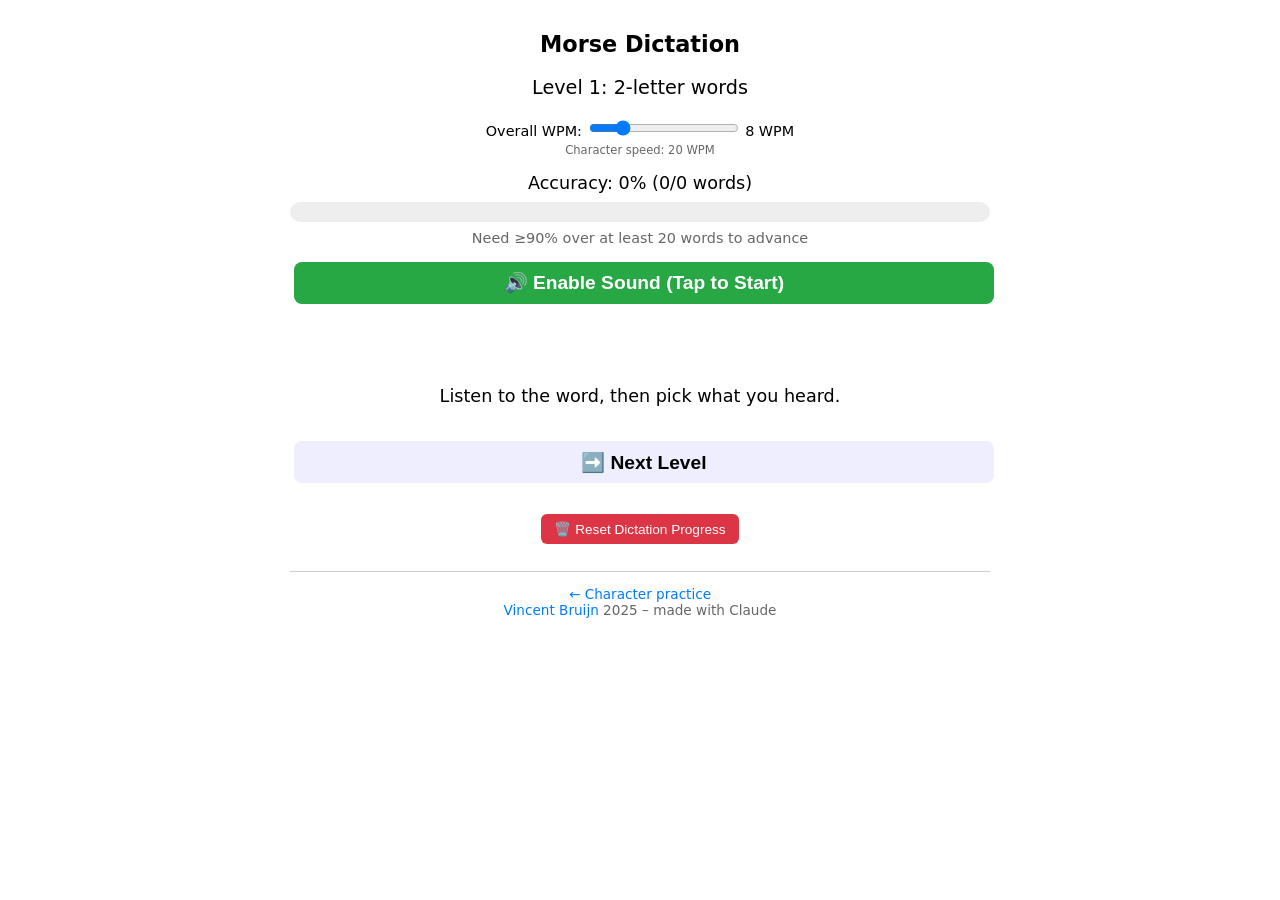
<file: dictation.html>
<!DOCTYPE html>
<html lang="en">
<head>
  <meta charset="UTF-8">
  <title>Morse Dictation</title>
  <meta name="viewport" content="width=device-width, initial-scale=1">
  <link rel="icon" href="data:,">
  <link rel="stylesheet" href="morse-theme.css">
  <style>
    #levelInfo { text-align: center; margin: 1em 0; font-size: 1.2em; }

    #settings {
      text-align: center;
      margin: 1em 0;
      font-size: 0.9em;
    }

    #wpmSlider {
      width: min(150px, 60vw);
      max-width: 150px;
    }

    .char-speed-label {
      font-size: 0.8em;
      color: var(--text-muted);
      margin-top: 0.3em;
    }

    #progress {
      text-align: center;
      margin: 1em 0;
    }

    #sessionStats {
      font-size: 1.1em;
      margin-bottom: 0.5em;
    }

    #progressBar {
      width: 100%;
      background: var(--progress-bar-bg);
      border-radius: 10px;
      height: 20px;
      margin: 0.5em 0;
    }

    #progressFill {
      width: 0%;
      background: linear-gradient(90deg, #ff6b6b, #feca57, #48dbfb, #0abde3);
      height: 100%;
      border-radius: 10px;
      transition: width 0.3s;
    }

    #advanceInfo {
      font-size: 0.9em;
      color: var(--text-muted);
    }

    #playBtn, #nextBtn {
      width: 100%;
      margin-top: 0.6em;
      font-weight: bold;
      background: var(--bg-button-special);
    }

    #enableAudioBtn {
      display: none;
      width: 100%;
      color: white;
      font-weight: bold;
      margin-top: 0.6em;
      background: var(--accent-green);
    }

    #choices {
      display: flex;
      flex-wrap: wrap;
      justify-content: center;
      margin-top: 1em;
      min-height: 3em;
    }

    #choices button {
      flex: 1 0 40%;
      font-size: 1.4em;
      padding: 0.8em 0.5em;
      letter-spacing: 0.15em;
    }

    #choices button:disabled {
      opacity: 0.8;
    }

    #output {
      margin-top: 1em;
      font-size: 1.1em;
      text-align: center;
      min-height: 2.5em;
    }

    #resetDictation {
      display: block;
      margin: 2em auto 0;
      font-size: 0.85em;
      color: white;
      background: var(--accent-red);
      border: none;
      padding: 0.5em 1em;
      border-radius: 6px;
      cursor: pointer;
    }
  </style>
</head>
<body>
  <h1>Morse Dictation</h1>
  <div id="levelInfo">
    Level <span id="levelNum"></span>: <span id="levelDesc"></span>
  </div>

  <div id="settings">
    <div>Overall WPM: <input type="range" id="wpmSlider" min="5" max="20" step="1">
    <span id="wpmValue"></span> WPM</div>
    <div class="char-speed-label">Character speed: 20 WPM</div>
  </div>

  <div id="progress">
    <div id="sessionStats">
      Accuracy: <span id="accuracy">0</span>% (<span id="correctCount">0</span>/<span id="totalCount">0</span> words)
    </div>
    <div id="progressBar">
      <div id="progressFill"></div>
    </div>
    <div id="advanceInfo">
      Need ≥90% over at least <span id="minWords">20</span> words to advance
    </div>
  </div>

  <button id="enableAudioBtn">🔊 Enable Sound (Tap to Start)</button>
  <button id="playBtn">🔊 Play Word</button>
  <div id="choices"></div>
  <div id="output">Listen to the word, then pick what you heard.</div>
  <button id="nextBtn">➡️ Next Level</button>

  <button id="resetDictation">🗑️ Reset Dictation Progress</button>

  <footer>
    <a href="index.html">← Character practice</a><br>
    <a href="https://www.vincentbruijn.nl" target="_blank" rel="noopener noreferrer">Vincent Bruijn</a> 2025 – made with Claude
  </footer>

<script src="morse.js"></script>
<script>
// Curated common English words only — no dictionary-only oddities.
// Add more levels (e.g. 4-letter words) by appending to this array.
const levels = [
  {
    desc: "2-letter words",
    words: [
      "AD","AH","AM","AN","AS","AT","AW","AX","BE","BY","DO","EX","GO","HA",
      "HE","HI","ID","IF","IN","IS","IT","MA","ME","MY","NO","OF","OH","OK",
      "ON","OR","OX","PA","SO","TO","UM","UP","US","WE"
    ]
  },
  {
    desc: "3-letter words",
    words: [
      "ACE","ACT","ADD","AGE","AGO","AID","AIM","AIR","ALL","AND","ANT","ANY",
      "APE","ARM","ART","ASH","ASK","ATE","BAD","BAG","BAN","BAR","BAT","BAY",
      "BED","BEE","BEG","BET","BIG","BIN","BIT","BOW","BOX","BOY","BUD","BUG",
      "BUN","BUS","BUT","BUY","CAB","CAN","CAP","CAR","CAT","COW","CRY","CUB",
      "CUP","CUT","DAD","DAM","DAY","DEN","DEW","DID","DIG","DIM","DIP","DOG",
      "DOT","DRY","DUE","DUG","EAR","EAT","EGG","EGO","ELF","END","ERA","EVE",
      "EYE","FAN","FAR","FAT","FEE","FEW","FIG","FIN","FIT","FIX","FLY","FOG",
      "FOR","FOX","FUN","FUR","GAP","GAS","GEM","GET","GOT","GUM","GUN","GUT",
      "GUY","GYM","HAD","HAM","HAS","HAT","HAY","HEN","HER","HID","HIM","HIP",
      "HIS","HIT","HOG","HOP","HOT","HOW","HUB","HUG","HUT","ICE","ILL","INK",
      "ITS","JAM","JAR","JAW","JET","JOB","JOG","JOY","KEY","KID","KIT","LAB",
      "LAD","LAP","LAW","LAY","LEG","LET","LID","LIE","LIP","LIT","LOG","LOT",
      "LOW","MAD","MAN","MAP","MAT","MAY","MEN","MET","MIX","MOB","MOM","MUD",
      "MUG","NAP","NET","NEW","NOD","NOR","NOT","NOW","NUT","OAK","ODD","OFF",
      "OIL","OLD","ONE","OUR","OUT","OWE","OWL","OWN","PAD","PAN","PAT","PAW",
      "PAY","PEA","PEN","PET","PIE","PIG","PIN","PIT","POP","POT","PRO","PUB",
      "PUT","RAG","RAN","RAT","RAW","RED","RIB","RID","RIM","RIP","ROB","ROD",
      "ROT","ROW","RUB","RUG","RUN","SAD","SAT","SAW","SEA","SEE","SET","SHE",
      "SHY","SIN","SIP","SIR","SIT","SIX","SKI","SKY","SON","SPY","SUM","SUN",
      "TAB","TAG","TAN","TAP","TAX","TEA","TEN","THE","TIE","TIN","TIP","TOE",
      "TON","TOO","TOP","TOW","TOY","TRY","TUB","TWO","USE","VAN","VET","VIA",
      "VOW","WAR","WAS","WAX","WAY","WEB","WED","WET","WHO","WHY","WIG","WIN",
      "WIT","WON","WOW","YES","YET","YOU","ZIP","ZOO"
    ]
  }
];

const MIN_WORDS_TO_ADVANCE = 20;
const ADVANCE_ACCURACY = 90;
const CHOICE_COUNT = 4;
const characterWPM = 20;

let level = Math.min(parseInt(localStorage.getItem("dictationLevel") || "0"), levels.length - 1);
let overallWPM = parseInt(localStorage.getItem("overallWPM") || "8");

// Per-level word stats, persisted so a reload doesn't lose progress
let levelStats = JSON.parse(localStorage.getItem("dictationStats") || "{}");

let currentWord = null;
let answered = true;

function statsFor(lvl) {
  if (!levelStats[lvl]) {
    levelStats[lvl] = { correct: 0, total: 0 };
  }
  return levelStats[lvl];
}

function saveStats() {
  localStorage.setItem("dictationStats", JSON.stringify(levelStats));
}

function shuffleArray(array) {
  const shuffled = [...array];
  for (let i = shuffled.length - 1; i > 0; i--) {
    const j = Math.floor(Math.random() * (i + 1));
    [shuffled[i], shuffled[j]] = [shuffled[j], shuffled[i]];
  }
  return shuffled;
}

function letterOverlap(a, b) {
  let n = 0;
  for (const ch of new Set(a)) {
    if (b.includes(ch)) n++;
  }
  return n;
}

// Prefer distractors sharing letters with the target — they sound similar,
// which trains actual pattern discrimination instead of easy elimination
function pickChoices(word, pool) {
  const others = shuffleArray(pool.filter(w => w !== word));
  others.sort((a, b) => letterOverlap(b, word) - letterOverlap(a, word));
  return shuffleArray([word, ...others.slice(0, CHOICE_COUNT - 1)]);
}

function wordMorse(word) {
  return word.split("").map(ch => MORSE_MAP[ch] || "").join("  ");
}

function playWord(word) {
  MorseAudio.playText(word, { characterWPM, overallWPM });
}

function renderChoices(choices) {
  const container = document.getElementById("choices");
  container.innerHTML = "";
  for (const word of choices) {
    const b = document.createElement("button");
    b.textContent = word;
    b.dataset.word = word;
    b.onclick = () => checkAnswer(word);
    container.appendChild(b);
  }
}

function setChoicesEnabled(enabled) {
  document.querySelectorAll("#choices button").forEach(b => b.disabled = !enabled);
}

function startRound() {
  const pool = levels[level].words;
  currentWord = pool[Math.floor(Math.random() * pool.length)];
  answered = false;
  renderChoices(pickChoices(currentWord, pool));
  document.getElementById("output").textContent = "What word did you hear? (tap Replay to hear it again)";
  document.getElementById("playBtn").textContent = "🔁 Replay Word";
  playWord(currentWord);
}

function checkAnswer(guess) {
  if (answered || !currentWord) return;
  answered = true;
  setChoicesEnabled(false);

  const stats = statsFor(level);
  stats.total++;
  const wasCorrect = guess === currentWord;

  document.querySelectorAll("#choices button").forEach(b => {
    if (b.dataset.word === currentWord) {
      b.classList.add("key-good");
    } else if (b.dataset.word === guess) {
      b.classList.add("key-poor");
    }
  });

  if (wasCorrect) {
    stats.correct++;
    document.getElementById("output").textContent = `✅ Correct: ${currentWord} (${wordMorse(currentWord)})`;
  } else {
    document.getElementById("output").textContent =
      `❌ It was ${currentWord} (${wordMorse(currentWord)}), not ${guess} (${wordMorse(guess)})`;
  }

  saveStats();
  document.getElementById("playBtn").textContent = "🔊 Play Next Word";
  updateProgressDisplay();
}

function accuracyFor(lvl) {
  const stats = statsFor(lvl);
  return stats.total > 0 ? Math.round((stats.correct / stats.total) * 100) : 0;
}

function canAdvance() {
  const stats = statsFor(level);
  return accuracyFor(level) >= ADVANCE_ACCURACY &&
         stats.total >= MIN_WORDS_TO_ADVANCE &&
         level < levels.length - 1;
}

function updateLevelDisplay() {
  document.getElementById("levelNum").textContent = level + 1;
  document.getElementById("levelDesc").textContent = levels[level].desc;
  document.getElementById("minWords").textContent = MIN_WORDS_TO_ADVANCE;
  updateProgressDisplay();
}

function updateProgressDisplay() {
  const stats = statsFor(level);
  const accuracy = accuracyFor(level);
  const progressPercent = Math.min(100, (accuracy / ADVANCE_ACCURACY) * 100);

  document.getElementById("accuracy").textContent = accuracy;
  document.getElementById("correctCount").textContent = stats.correct;
  document.getElementById("totalCount").textContent = stats.total;
  document.getElementById("progressFill").style.width = progressPercent + "%";

  const progressFill = document.getElementById("progressFill");
  if (accuracy >= ADVANCE_ACCURACY) {
    progressFill.style.background = "#0abde3";
  } else if (accuracy >= 70) {
    progressFill.style.background = "#feca57";
  } else {
    progressFill.style.background = "#ff6b6b";
  }
}

function updateWPMDisplay() {
  document.getElementById("wpmSlider").value = overallWPM;
  document.getElementById("wpmValue").textContent = overallWPM;
}

updateLevelDisplay();
updateWPMDisplay();

const enableAudioBtn = document.getElementById("enableAudioBtn");
const playBtn = document.getElementById("playBtn");

if (!MorseAudio.isEnabled()) {
  enableAudioBtn.style.display = "block";
  playBtn.style.display = "none";
}

enableAudioBtn.onclick = () => {
  MorseAudio.enable().then(() => {
    enableAudioBtn.style.display = "none";
    playBtn.style.display = "block";
    startRound();
  }).catch(err => {
    console.error("Failed to enable audio:", err);
    alert("Failed to enable audio. Please check your device settings.");
  });
};

playBtn.onclick = () => {
  if (currentWord && !answered) {
    playWord(currentWord); // Replay the same word until it's answered
  } else {
    startRound();
  }
};

document.getElementById("wpmSlider").oninput = (e) => {
  overallWPM = parseInt(e.target.value);
  localStorage.setItem("overallWPM", overallWPM);
  updateWPMDisplay();
};

document.getElementById("nextBtn").onclick = () => {
  const stats = statsFor(level);
  if (canAdvance()) {
    level++;
    localStorage.setItem("dictationLevel", level);
    currentWord = null;
    answered = true;
    document.getElementById("choices").innerHTML = "";
    document.getElementById("playBtn").textContent = "🔊 Play Word";
    updateLevelDisplay();
    document.getElementById("output").textContent = `Advanced to ${levels[level].desc}!`;
  } else if (level >= levels.length - 1) {
    document.getElementById("output").textContent =
      accuracyFor(level) >= ADVANCE_ACCURACY && stats.total >= MIN_WORDS_TO_ADVANCE
        ? "🏆 All levels complete — keep practicing!"
        : "This is the last level for now.";
  } else {
    document.getElementById("output").textContent =
      `Need ≥${ADVANCE_ACCURACY}% accuracy over at least ${MIN_WORDS_TO_ADVANCE} words to advance.`;
  }
};

document.getElementById("resetDictation").onclick = () => {
  if (confirm("Reset all dictation progress? This will clear your level and word statistics.")) {
    localStorage.removeItem("dictationLevel");
    localStorage.removeItem("dictationStats");
    level = 0;
    levelStats = {};
    currentWord = null;
    answered = true;
    document.getElementById("choices").innerHTML = "";
    document.getElementById("playBtn").textContent = "🔊 Play Word";
    updateLevelDisplay();
    document.getElementById("output").textContent = "✅ Dictation progress reset! Starting at level 1.";
  }
};
</script>
</body>
</html>
</file>
<file: morse-theme.css>
/* Shared theme for the learn-morse apps */

/* Color Variables - Light Theme (Default) */
:root {
  --bg-primary: #ffffff;
  --bg-secondary: #f8f9fa;
  --bg-button: #f8f8f8;
  --bg-button-special: #eef;
  --bg-selected: #e7f3ff;
  --text-primary: #000000;
  --text-secondary: #333333;
  --text-muted: #666666;
  --border-color: #ccc;
  --accent-blue: #007bff;
  --accent-blue-dark: #0056b3;
  --accent-purple: #6f42c1;
  --accent-green: #28a745;
  --accent-yellow: #ffc107;
  --accent-red: #dc3545;
  --progress-bar-bg: #eee;
  --history-day-bg: #e9ecef;
  --overlay-bg: rgba(0, 0, 0, 0.5);
  --drawer-bg: #ffffff;
  --drawer-shadow: rgba(0, 0, 0, 0.3);
  --lesson-completed-bg: #d4edda;
  --lesson-completed-text: #155724;
  --lesson-upcoming-bg: #e2e3e5;
  --lesson-upcoming-text: #6c757d;
}

/* Dark Theme */
@media (prefers-color-scheme: dark) {
  :root {
    --bg-primary: #1a1a1a;
    --bg-secondary: #2d2d2d;
    --bg-button: #3a3a3a;
    --bg-button-special: #2a2a40;
    --bg-selected: #1e3a5f;
    --text-primary: #e0e0e0;
    --text-secondary: #d0d0d0;
    --text-muted: #999999;
    --border-color: #555;
    --accent-blue: #4a9eff;
    --accent-blue-dark: #357abd;
    --accent-purple: #9370db;
    --accent-green: #48d597;
    --accent-yellow: #ffd43b;
    --accent-red: #ff6b6b;
    --progress-bar-bg: #333;
    --history-day-bg: #3a3a3a;
    --overlay-bg: rgba(0, 0, 0, 0.7);
    --drawer-bg: #242424;
    --drawer-shadow: rgba(0, 0, 0, 0.6);
    --lesson-completed-bg: #1e4d2b;
    --lesson-completed-text: #7dffb3;
    --lesson-upcoming-bg: #3a3a3a;
    --lesson-upcoming-text: #999999;
  }
}

body {
  font-family: system-ui, sans-serif;
  padding: 1em;
  max-width: 700px;
  margin: auto;
  background-color: var(--bg-primary);
  color: var(--text-primary);
}

h1 { font-size: 1.4em; text-align: center; }

button {
  font-size: 1.2em;
  padding: 0.4em 0.5em;
  margin: 0.2em;
  border-radius: 8px;
  border: 2px solid transparent;
  background: var(--bg-button);
  color: var(--text-primary);
  transition: all 0.2s ease;
}

button.selected {
  font-weight: bold;
  border-color: var(--accent-blue) !important;
  background: var(--bg-selected);
}

/* Answer feedback states */
button.key-neutral {
  background-color: var(--bg-button);
  border-color: transparent;
}
button.key-good {
  background-color: #d4edda;
  border-color: var(--accent-green);
}
button.key-medium {
  background-color: #fff3cd;
  border-color: var(--accent-yellow);
}
button.key-poor {
  background-color: #f8d7da;
  border-color: var(--accent-red);
}

@media (prefers-color-scheme: dark) {
  button.key-good {
    background-color: #1e4d2b;
    border-color: var(--accent-green);
  }
  button.key-medium {
    background-color: #4d4520;
    border-color: var(--accent-yellow);
  }
  button.key-poor {
    background-color: #4d1e23;
    border-color: var(--accent-red);
  }
}

input[type="range"] {
  accent-color: var(--accent-blue);
}

/* Footer */
footer {
  margin-top: 2em;
  padding: 1em 0;
  text-align: center;
  font-size: 0.85em;
  color: var(--text-muted);
  border-top: 1px solid var(--border-color);
}

footer a {
  color: var(--accent-blue);
  text-decoration: none;
}

footer a:hover {
  text-decoration: underline;
}
</file>
